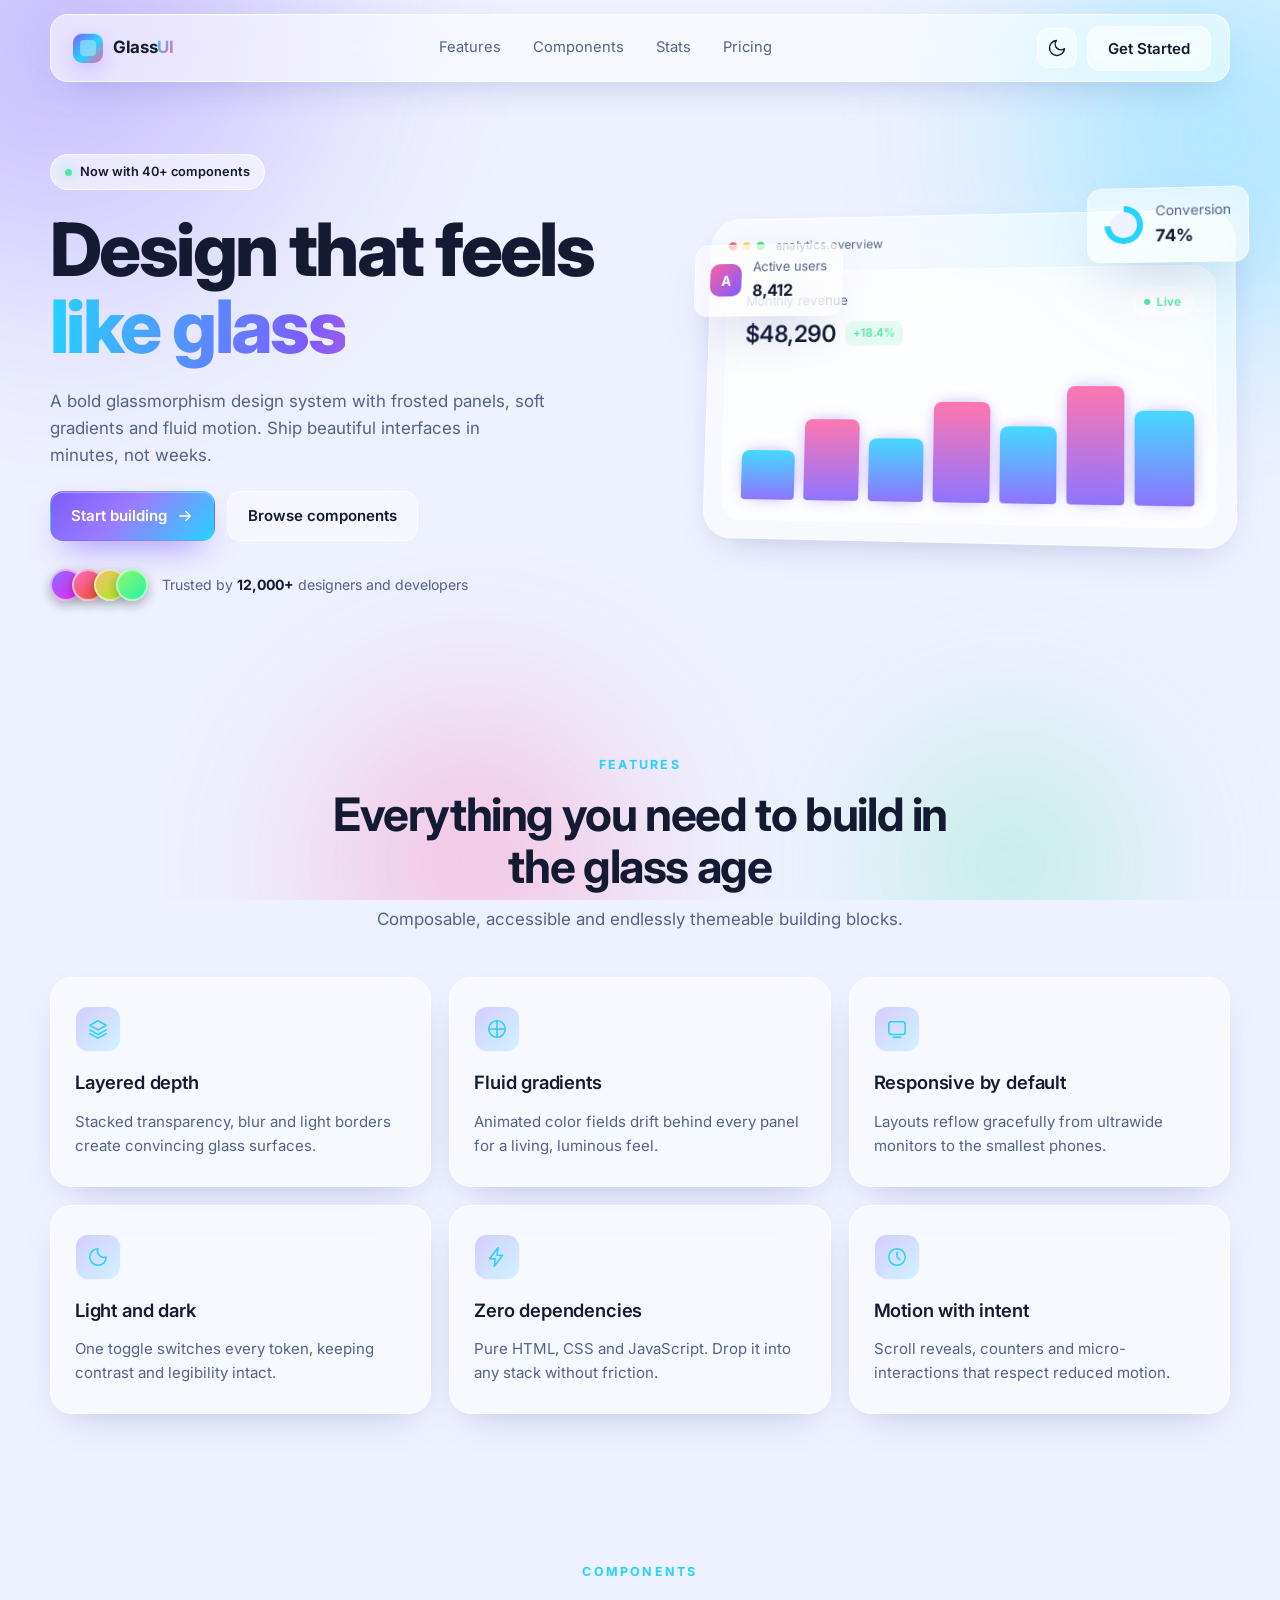
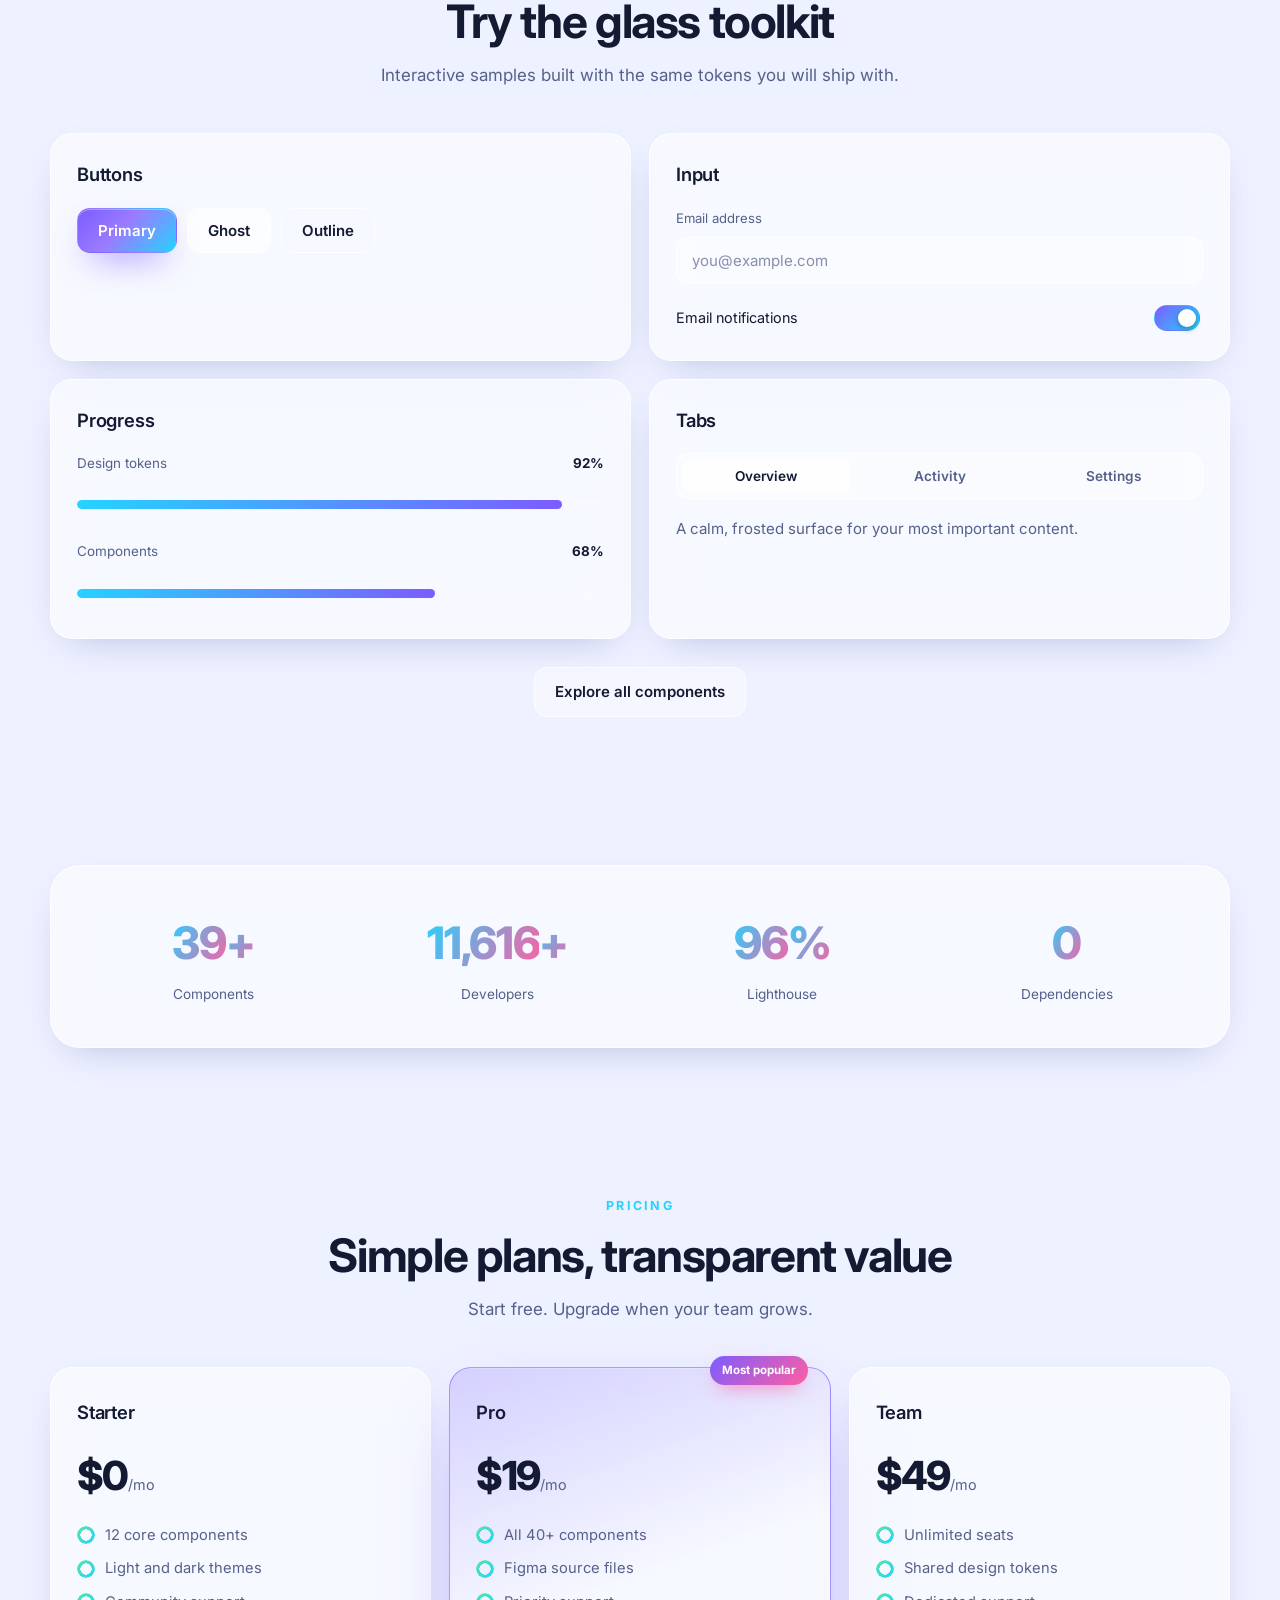
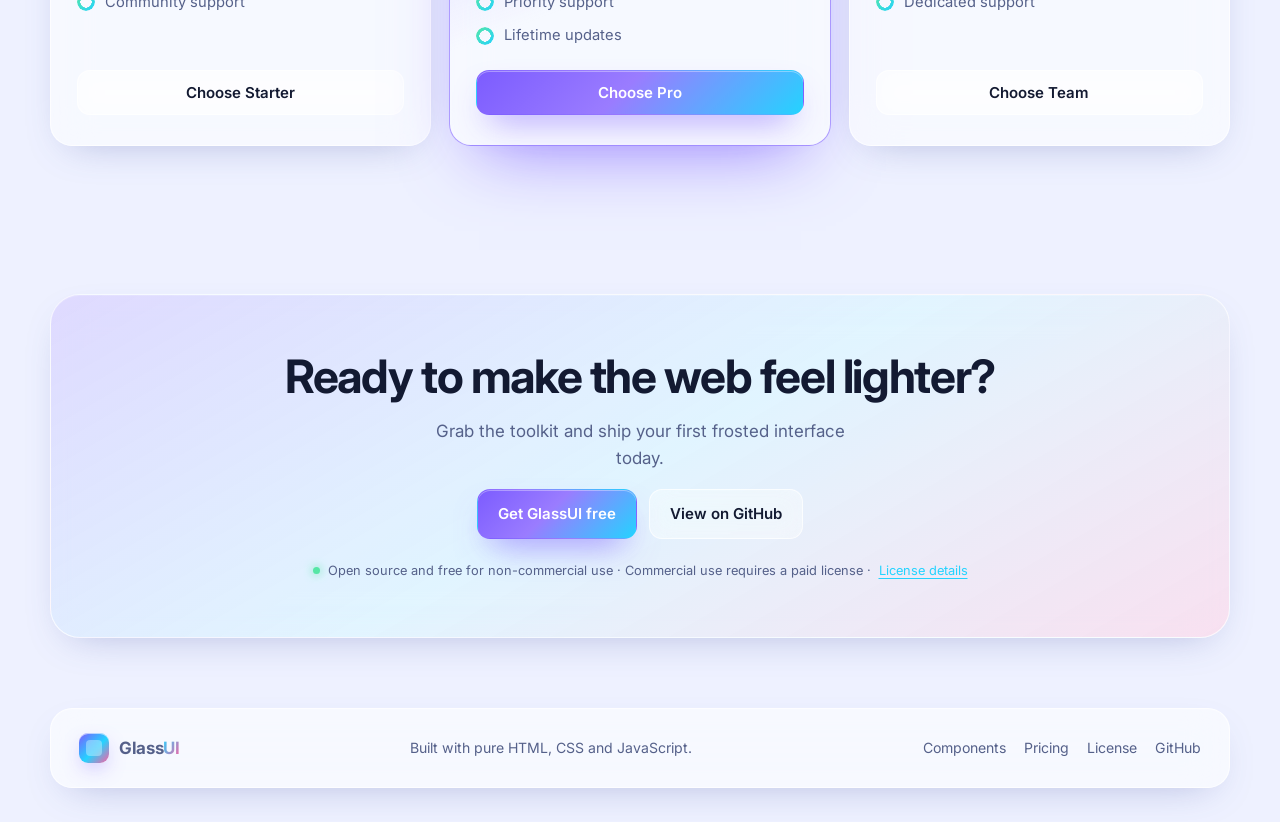
<file: index.html>
<!DOCTYPE html>
<html lang="en" data-theme="dark">
<head>
  <meta charset="UTF-8" />
  <meta name="viewport" content="width=device-width, initial-scale=1.0" />
  <meta name="description" content="GlassUI - a modern glassmorphism design system with frosted glass cards, gradients and smooth motion." />
  <title>GlassUI - Glassmorphism Design System</title>
  <link rel="preconnect" href="https://fonts.googleapis.com" />
  <link rel="preconnect" href="https://fonts.gstatic.com" crossorigin />
  <link href="https://fonts.googleapis.com/css2?family=Inter:wght@300;400;500;600;700;800&display=swap" rel="stylesheet" />
  <link rel="stylesheet" href="style.css" />
</head>
<body>
  <div class="backdrop" aria-hidden="true">
    <span class="blob blob-1"></span>
    <span class="blob blob-2"></span>
    <span class="blob blob-3"></span>
    <span class="blob blob-4"></span>
    <span class="grid-overlay"></span>
  </div>

  <header class="nav glass" id="nav">
    <a class="brand" href="#home">
      <span class="brand-mark"></span>
      <span class="brand-name">Glass<span>UI</span></span>
    </a>
    <nav class="nav-links" id="navLinks">
      <a href="#features">Features</a>
      <a href="components.html">Components</a>
      <a href="#stats">Stats</a>
      <a href="#pricing">Pricing</a>
    </nav>
    <div class="nav-actions">
      <button class="icon-btn" id="themeToggle" aria-label="Toggle color theme">
        <svg class="icon-sun" viewBox="0 0 24 24" width="20" height="20" aria-hidden="true">
          <circle cx="12" cy="12" r="4"></circle>
          <path d="M12 2v2M12 20v2M2 12h2M20 12h2M4.9 4.9l1.4 1.4M17.7 17.7l1.4 1.4M19.1 4.9l-1.4 1.4M6.3 17.7l-1.4 1.4"></path>
        </svg>
        <svg class="icon-moon" viewBox="0 0 24 24" width="20" height="20" aria-hidden="true">
          <path d="M21 12.8A9 9 0 1 1 11.2 3a7 7 0 0 0 9.8 9.8z"></path>
        </svg>
      </button>
      <button class="btn btn-ghost nav-cta" id="navCta">Get Started</button>
      <button class="icon-btn menu-btn" id="menuBtn" aria-label="Open navigation" aria-expanded="false">
        <span></span><span></span><span></span>
      </button>
    </div>
  </header>

  <main>
    <section class="hero" id="home">
      <div class="hero-copy reveal">
        <span class="pill glass">Now with 40+ components</span>
        <h1>Design that feels<br /><span class="gradient-text">like glass</span></h1>
        <p class="lede">
          A bold glassmorphism design system with frosted panels, soft gradients and fluid motion.
          Ship beautiful interfaces in minutes, not weeks.
        </p>
        <div class="hero-actions">
          <button class="btn btn-primary" id="primaryCta">
            Start building
            <svg viewBox="0 0 24 24" width="18" height="18" aria-hidden="true"><path d="M5 12h14M13 6l6 6-6 6"></path></svg>
          </button>
          <a class="btn btn-ghost" href="#components">Browse components</a>
        </div>
        <div class="hero-meta">
          <div class="avatars">
            <span class="avatar" style="--i:0"></span>
            <span class="avatar" style="--i:1"></span>
            <span class="avatar" style="--i:2"></span>
            <span class="avatar" style="--i:3"></span>
          </div>
          <p>Trusted by <strong>12,000+</strong> designers and developers</p>
        </div>
      </div>

      <div class="hero-visual reveal" data-delay="120">
        <div class="showcase glass">
          <div class="showcase-head">
            <div class="dots"><span></span><span></span><span></span></div>
            <span class="showcase-title">analytics.overview</span>
          </div>
          <div class="showcase-card glass-soft">
            <div class="showcase-card-top">
              <div>
                <p class="muted">Monthly revenue</p>
                <h3>$48,290 <span class="up">+18.4%</span></h3>
              </div>
              <span class="chip glass">Live</span>
            </div>
            <div class="bars" aria-hidden="true">
              <span style="--h:38%"></span>
              <span style="--h:62%"></span>
              <span style="--h:48%"></span>
              <span style="--h:76%"></span>
              <span style="--h:58%"></span>
              <span style="--h:88%"></span>
              <span style="--h:70%"></span>
            </div>
          </div>
          <div class="float-card glass" style="--x:-18px; --y:26px">
            <span class="float-icon">A</span>
            <div>
              <p class="muted">Active users</p>
              <strong>8,412</strong>
            </div>
          </div>
          <div class="float-card float-card-alt glass" style="--y:-24px; --right:-14px">
            <div class="ring" style="--p:74"></div>
            <div>
              <p class="muted">Conversion</p>
              <strong>74%</strong>
            </div>
          </div>
        </div>
      </div>
    </section>

    <section class="features" id="features">
      <div class="section-head reveal">
        <span class="eyebrow">Features</span>
        <h2>Everything you need to build in the glass age</h2>
        <p class="lede">Composable, accessible and endlessly themeable building blocks.</p>
      </div>
      <div class="feature-grid">
        <article class="feature-card glass reveal" style="--i:0">
          <span class="feature-icon">
            <svg viewBox="0 0 24 24" width="22" height="22"><path d="M12 3l9 5-9 5-9-5 9-5zM3 13l9 5 9-5M3 17l9 5 9-5"/></svg>
          </span>
          <h3>Layered depth</h3>
          <p>Stacked transparency, blur and light borders create convincing glass surfaces.</p>
        </article>
        <article class="feature-card glass reveal" style="--i:1">
          <span class="feature-icon">
            <svg viewBox="0 0 24 24" width="22" height="22"><path d="M12 3v18M3 12h18"/><circle cx="12" cy="12" r="9"/></svg>
          </span>
          <h3>Fluid gradients</h3>
          <p>Animated color fields drift behind every panel for a living, luminous feel.</p>
        </article>
        <article class="feature-card glass reveal" style="--i:2">
          <span class="feature-icon">
            <svg viewBox="0 0 24 24" width="22" height="22"><rect x="3" y="4" width="18" height="14" rx="3"/><path d="M8 21h8"/></svg>
          </span>
          <h3>Responsive by default</h3>
          <p>Layouts reflow gracefully from ultrawide monitors to the smallest phones.</p>
        </article>
        <article class="feature-card glass reveal" style="--i:3">
          <span class="feature-icon">
            <svg viewBox="0 0 24 24" width="22" height="22"><path d="M12 3a9 9 0 1 0 9 9 7 7 0 0 1-9-9z"/></svg>
          </span>
          <h3>Light and dark</h3>
          <p>One toggle switches every token, keeping contrast and legibility intact.</p>
        </article>
        <article class="feature-card glass reveal" style="--i:4">
          <span class="feature-icon">
            <svg viewBox="0 0 24 24" width="22" height="22"><path d="M13 2L4 14h6l-1 8 9-12h-6l1-8z"/></svg>
          </span>
          <h3>Zero dependencies</h3>
          <p>Pure HTML, CSS and JavaScript. Drop it into any stack without friction.</p>
        </article>
        <article class="feature-card glass reveal" style="--i:5">
          <span class="feature-icon">
            <svg viewBox="0 0 24 24" width="22" height="22"><circle cx="12" cy="12" r="9"/><path d="M12 7v5l3 3"/></svg>
          </span>
          <h3>Motion with intent</h3>
          <p>Scroll reveals, counters and micro-interactions that respect reduced motion.</p>
        </article>
      </div>
    </section>

    <section class="components" id="components">
      <div class="section-head reveal">
        <span class="eyebrow">Components</span>
        <h2>Try the glass toolkit</h2>
        <p class="lede">Interactive samples built with the same tokens you will ship with.</p>
      </div>
      <div class="component-grid">
        <div class="demo-card glass reveal" style="--i:0">
          <h3>Buttons</h3>
          <div class="demo-row">
            <button class="btn btn-primary">Primary</button>
            <button class="btn btn-ghost">Ghost</button>
            <button class="btn btn-outline">Outline</button>
          </div>
        </div>
        <div class="demo-card glass reveal" style="--i:1">
          <h3>Input</h3>
          <label class="field">
            <span>Email address</span>
            <input type="email" placeholder="you@example.com" />
          </label>
          <label class="toggle-row">
            <span>Email notifications</span>
            <input type="checkbox" class="switch" checked />
          </label>
        </div>
        <div class="demo-card glass reveal" style="--i:2">
          <h3>Progress</h3>
          <div class="progress-row">
            <span>Design tokens</span>
            <strong>92%</strong>
          </div>
          <div class="progress"><span style="--p:92%"></span></div>
          <div class="progress-row">
            <span>Components</span>
            <strong>68%</strong>
          </div>
          <div class="progress"><span style="--p:68%"></span></div>
        </div>
        <div class="demo-card glass reveal" style="--i:3">
          <h3>Tabs</h3>
          <div class="tabs" role="tablist">
            <button class="tab active" role="tab" aria-selected="true" data-tab="overview">Overview</button>
            <button class="tab" role="tab" aria-selected="false" data-tab="activity">Activity</button>
            <button class="tab" role="tab" aria-selected="false" data-tab="settings">Settings</button>
          </div>
          <p class="tab-panel" id="tabPanel">A calm, frosted surface for your most important content.</p>
        </div>
      </div>
      <div class="section-foot reveal">
        <a class="btn btn-ghost" href="components.html">Explore all components</a>
      </div>
    </section>

    <section class="stats" id="stats">
      <div class="stats-inner glass reveal">
        <div class="stat">
          <span class="stat-number" data-count="40">0</span><span class="stat-suffix">+</span>
          <p>Components</p>
        </div>
        <div class="stat">
          <span class="stat-number" data-count="12000">0</span><span class="stat-suffix">+</span>
          <p>Developers</p>
        </div>
        <div class="stat">
          <span class="stat-number" data-count="99">0</span><span class="stat-suffix">%</span>
          <p>Lighthouse</p>
        </div>
        <div class="stat">
          <span class="stat-number" data-count="0">0</span>
          <p>Dependencies</p>
        </div>
      </div>
    </section>

    <section class="pricing" id="pricing">
      <div class="section-head reveal">
        <span class="eyebrow">Pricing</span>
        <h2>Simple plans, transparent value</h2>
        <p class="lede">Start free. Upgrade when your team grows.</p>
      </div>
      <div class="price-grid">
        <article class="price-card glass reveal" style="--i:0">
          <h3>Starter</h3>
          <p class="price"><span>$0</span>/mo</p>
          <ul>
            <li>12 core components</li>
            <li>Light and dark themes</li>
            <li>Community support</li>
          </ul>
          <button class="btn btn-ghost">Choose Starter</button>
        </article>
        <article class="price-card glass featured reveal" style="--i:1">
          <span class="badge">Most popular</span>
          <h3>Pro</h3>
          <p class="price"><span>$19</span>/mo</p>
          <ul>
            <li>All 40+ components</li>
            <li>Figma source files</li>
            <li>Priority support</li>
            <li>Lifetime updates</li>
          </ul>
          <button class="btn btn-primary">Choose Pro</button>
        </article>
        <article class="price-card glass reveal" style="--i:2">
          <h3>Team</h3>
          <p class="price"><span>$49</span>/mo</p>
          <ul>
            <li>Unlimited seats</li>
            <li>Shared design tokens</li>
            <li>Dedicated support</li>
          </ul>
          <button class="btn btn-ghost">Choose Team</button>
        </article>
      </div>
    </section>

    <section class="cta reveal">
      <div class="cta-inner glass">
        <h2>Ready to make the web feel lighter?</h2>
        <p class="lede">Grab the toolkit and ship your first frosted interface today.</p>
        <div class="hero-actions center">
          <button class="btn btn-primary" id="ctaButton">Get GlassUI free</button>
          <a class="btn btn-ghost" href="https://github.com/mausamrijall/ui-glassmorphism" target="_blank" rel="noopener noreferrer">View on GitHub</a>
        </div>
        <p class="license-note">
          <span class="license-dot" aria-hidden="true"></span>
          Open source and free for non-commercial use · Commercial use requires a paid license ·
          <a href="COMMERCIAL.md">License details</a>
        </p>
      </div>
    </section>
  </main>

  <footer class="footer glass">
    <div class="footer-brand">
      <span class="brand-mark"></span>
      <span class="brand-name">Glass<span>UI</span></span>
    </div>
    <p>Built with pure HTML, CSS and JavaScript.</p>
    <div class="footer-links">
      <a href="components.html">Components</a>
      <a href="#pricing">Pricing</a>
      <a href="COMMERCIAL.md">License</a>
      <a href="https://github.com/mausamrijall/ui-glassmorphism" target="_blank" rel="noopener noreferrer">GitHub</a>
    </div>
  </footer>

  <div class="toast glass" id="toast" role="status" aria-live="polite"></div>

  <script src="script.js"></script>
</body>
</html>
</file>
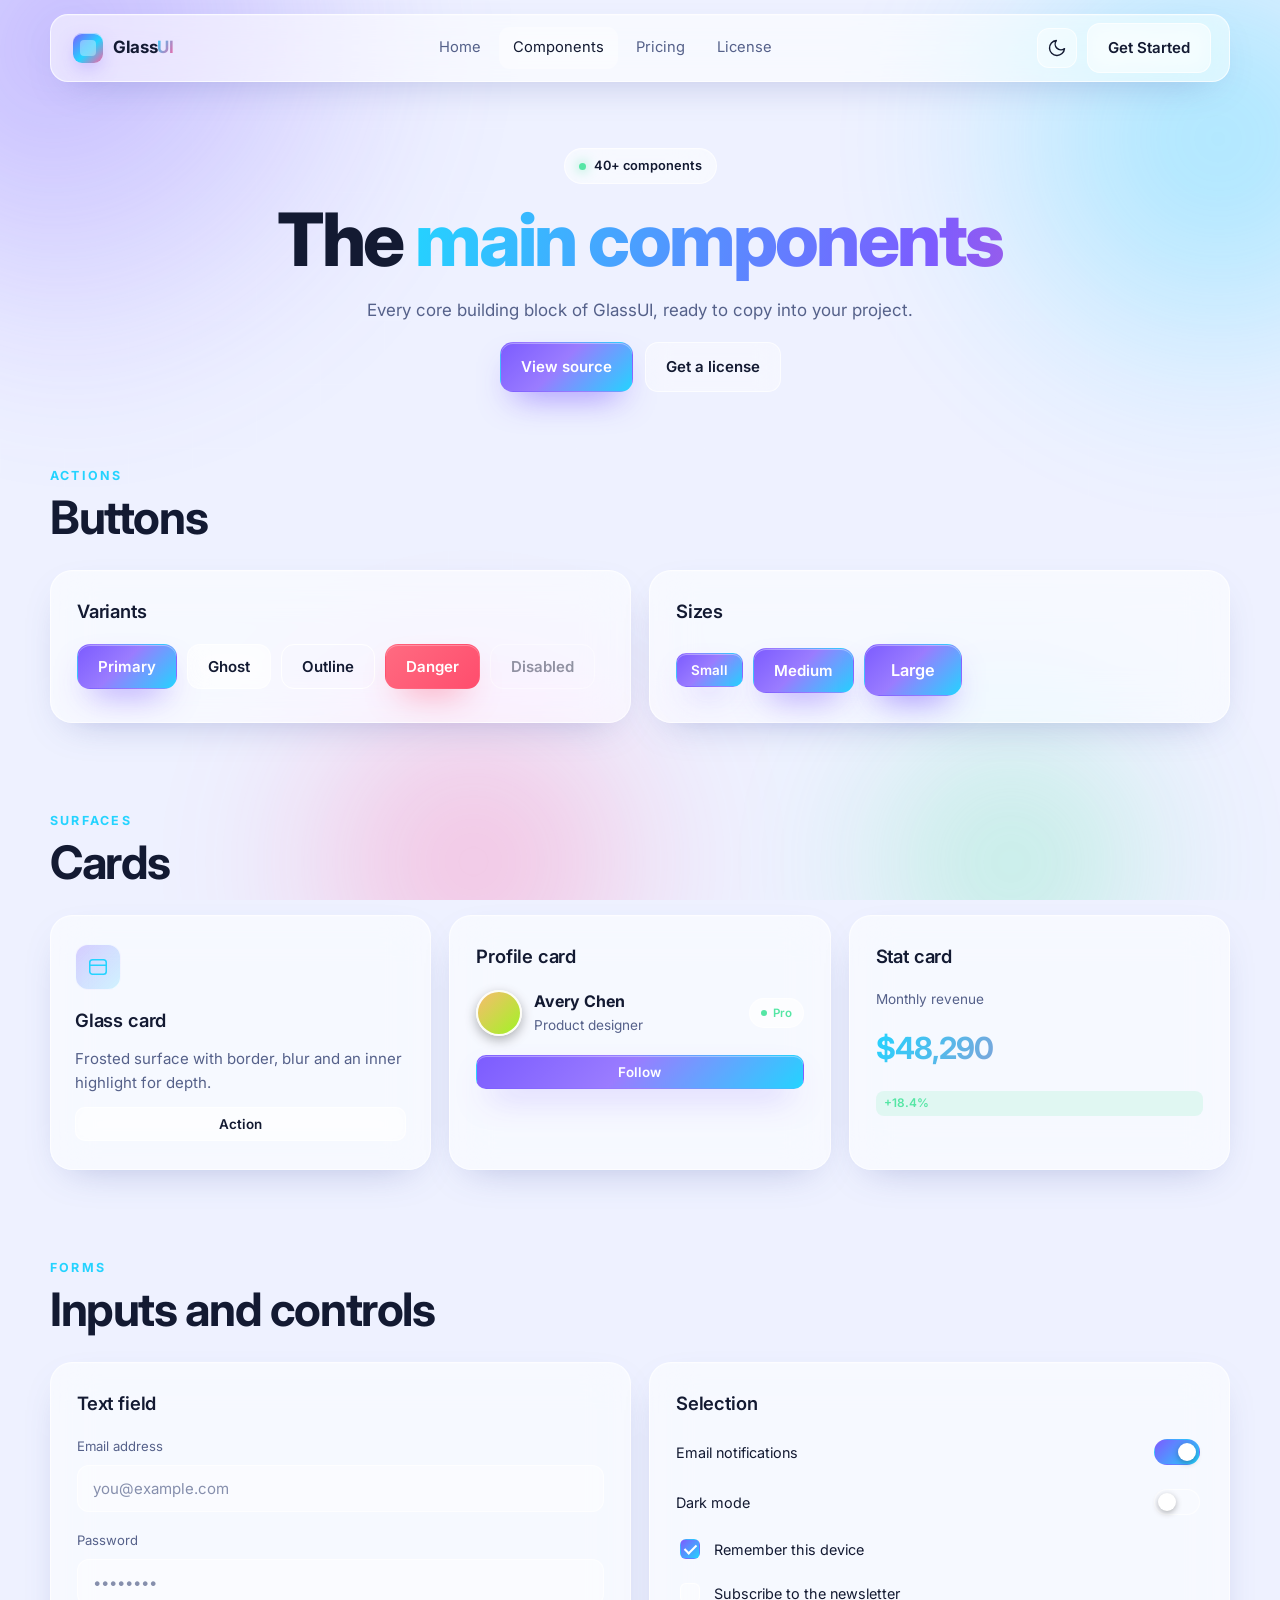
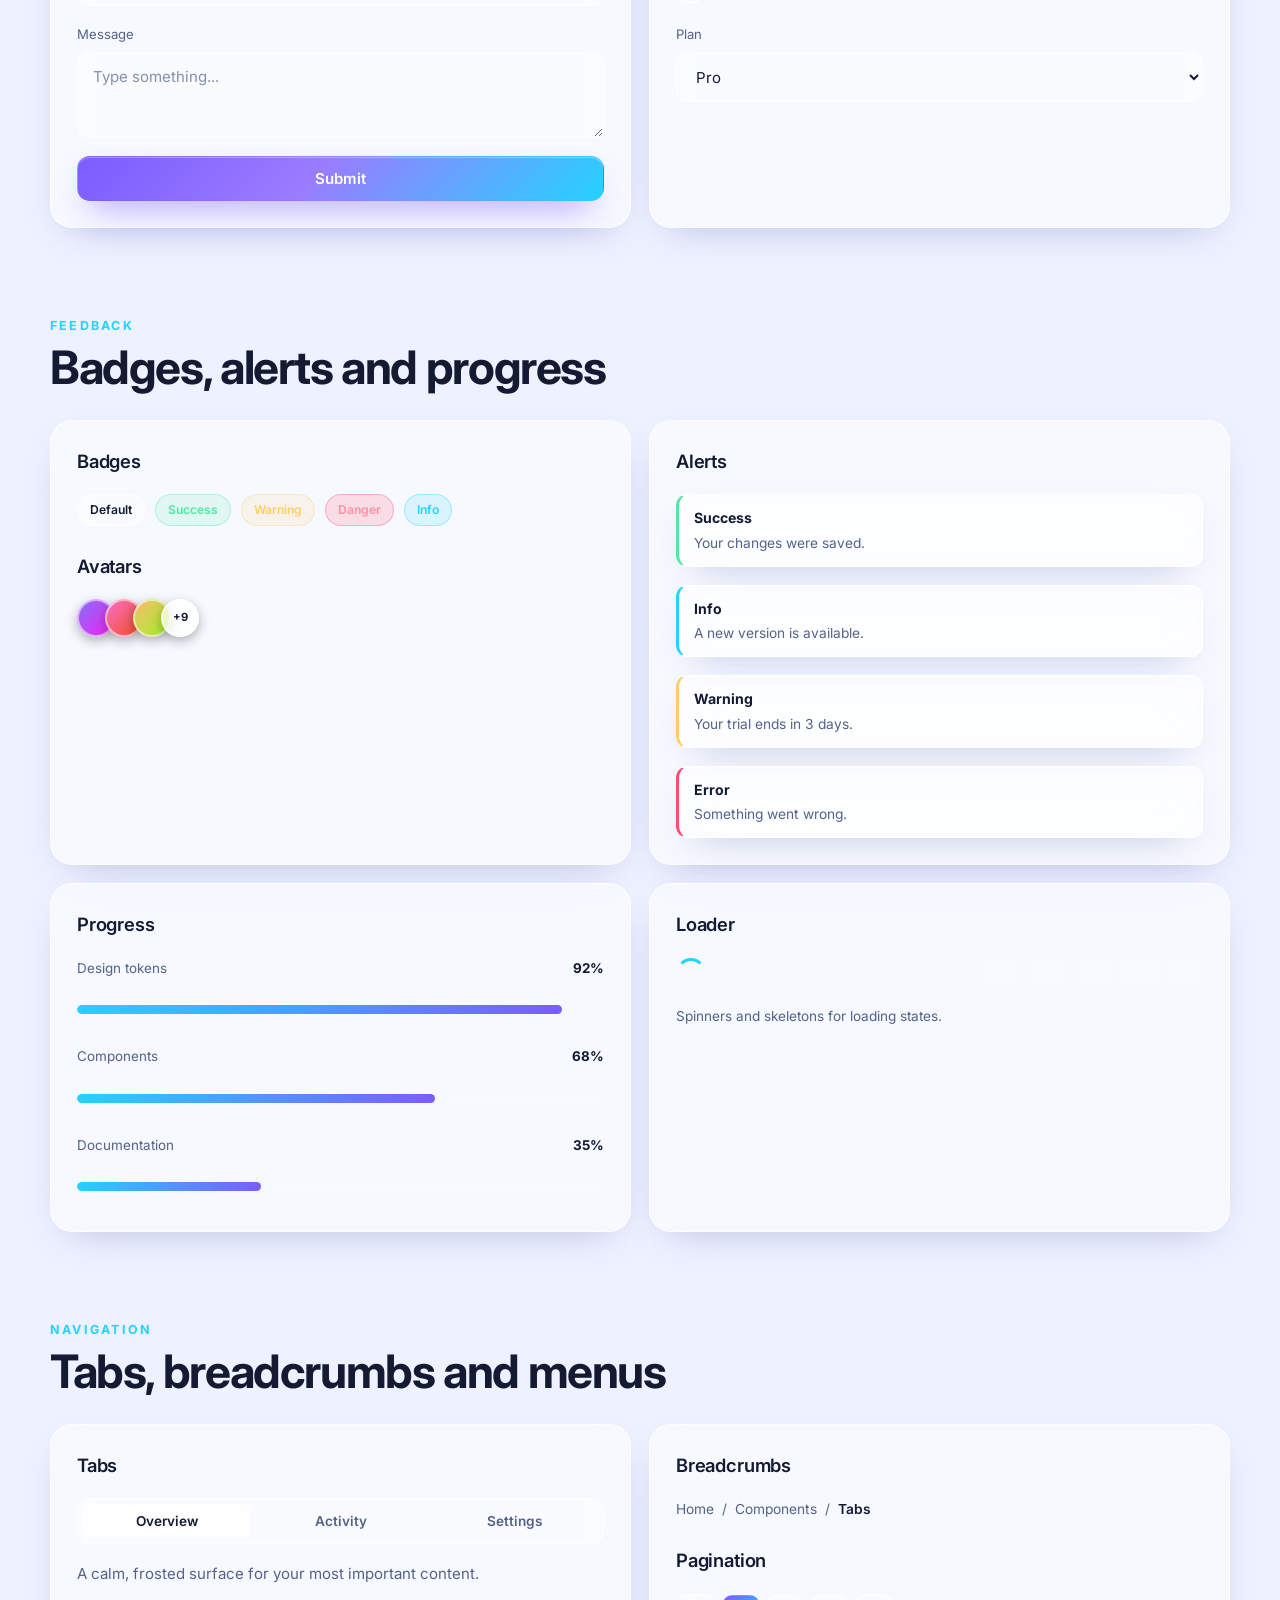
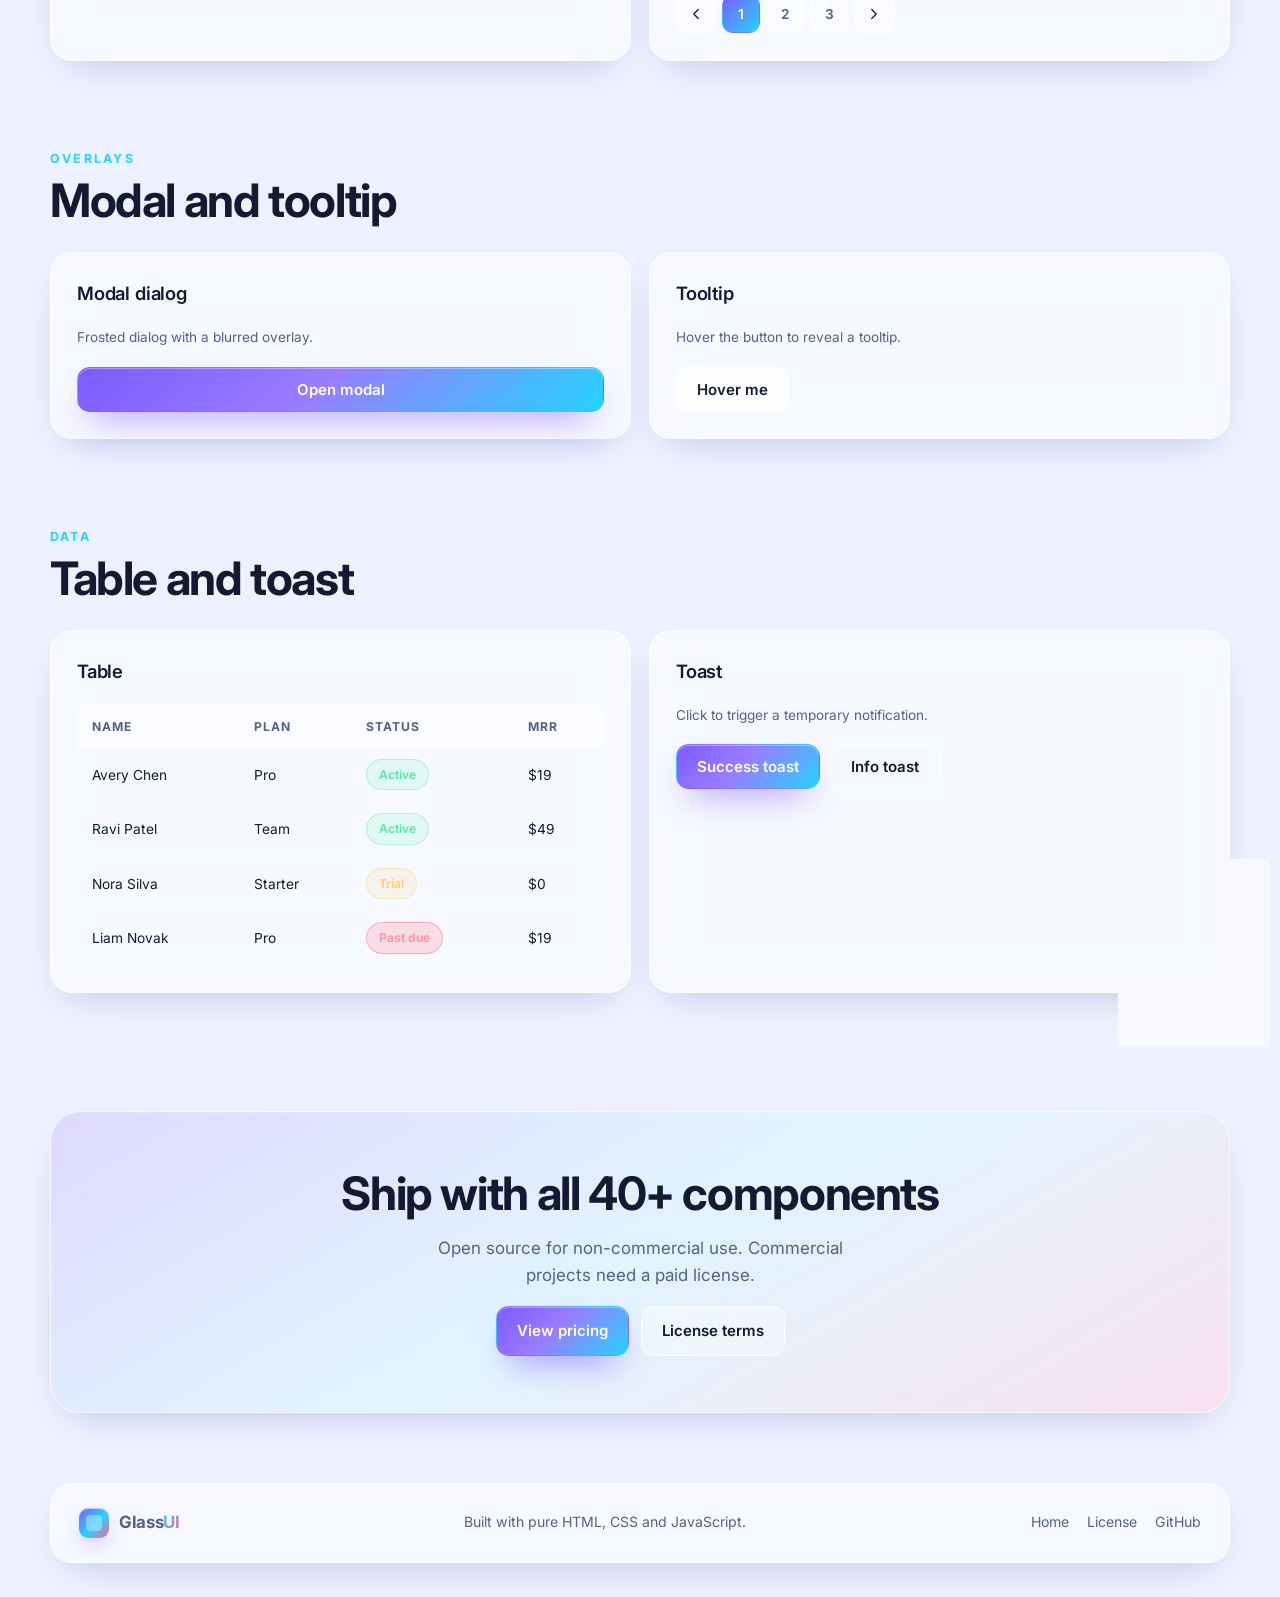
<file: components.html>
<!DOCTYPE html>
<html lang="en" data-theme="dark">
<head>
  <meta charset="UTF-8" />
  <meta name="viewport" content="width=device-width, initial-scale=1.0" />
  <meta name="description" content="GlassUI component library - buttons, cards, inputs, switches, progress, tabs, badges, alerts, modals and more." />
  <title>Components - GlassUI</title>
  <link rel="preconnect" href="https://fonts.googleapis.com" />
  <link rel="preconnect" href="https://fonts.gstatic.com" crossorigin />
  <link href="https://fonts.googleapis.com/css2?family=Inter:wght@300;400;500;600;700;800&display=swap" rel="stylesheet" />
  <link rel="stylesheet" href="style.css" />
</head>
<body>
  <div class="backdrop" aria-hidden="true">
    <span class="blob blob-1"></span>
    <span class="blob blob-2"></span>
    <span class="blob blob-3"></span>
    <span class="blob blob-4"></span>
    <span class="grid-overlay"></span>
  </div>

  <header class="nav glass" id="nav">
    <a class="brand" href="index.html">
      <span class="brand-mark"></span>
      <span class="brand-name">Glass<span>UI</span></span>
    </a>
    <nav class="nav-links" id="navLinks">
      <a href="index.html">Home</a>
      <a href="components.html" class="active">Components</a>
      <a href="index.html#pricing">Pricing</a>
      <a href="COMMERCIAL.md">License</a>
    </nav>
    <div class="nav-actions">
      <button class="icon-btn" id="themeToggle" aria-label="Toggle color theme">
        <svg class="icon-sun" viewBox="0 0 24 24" width="20" height="20" aria-hidden="true">
          <circle cx="12" cy="12" r="4"></circle>
          <path d="M12 2v2M12 20v2M2 12h2M20 12h2M4.9 4.9l1.4 1.4M17.7 17.7l1.4 1.4M19.1 4.9l-1.4 1.4M6.3 17.7l-1.4 1.4"></path>
        </svg>
        <svg class="icon-moon" viewBox="0 0 24 24" width="20" height="20" aria-hidden="true">
          <path d="M21 12.8A9 9 0 1 1 11.2 3a7 7 0 0 0 9.8 9.8z"></path>
        </svg>
      </button>
      <a class="btn btn-ghost nav-cta" href="index.html#pricing">Get Started</a>
      <button class="icon-btn menu-btn" id="menuBtn" aria-label="Open navigation" aria-expanded="false">
        <span></span><span></span><span></span>
      </button>
    </div>
  </header>

  <main>
    <section class="page-head">
      <span class="pill glass reveal">40+ components</span>
      <h1 class="reveal">The <span class="gradient-text">main components</span></h1>
      <p class="lede reveal">Every core building block of GlassUI, ready to copy into your project.</p>
      <div class="hero-actions center reveal">
        <a class="btn btn-primary" href="https://github.com/mausamrijall/ui-glassmorphism" target="_blank" rel="noopener noreferrer">View source</a>
        <a class="btn btn-ghost" href="index.html#pricing">Get a license</a>
      </div>
    </section>

    <section class="component-section">
      <div class="section-head left reveal">
        <span class="eyebrow">Actions</span>
        <h2>Buttons</h2>
      </div>
      <div class="component-grid">
        <div class="demo-card glass reveal">
          <h3>Variants</h3>
          <div class="demo-row">
            <button class="btn btn-primary">Primary</button>
            <button class="btn btn-ghost">Ghost</button>
            <button class="btn btn-outline">Outline</button>
            <button class="btn btn-danger">Danger</button>
            <button class="btn btn-outline" disabled>Disabled</button>
          </div>
        </div>
        <div class="demo-card glass reveal">
          <h3>Sizes</h3>
          <div class="demo-row align-center">
            <button class="btn btn-primary btn-sm">Small</button>
            <button class="btn btn-primary">Medium</button>
            <button class="btn btn-primary btn-lg">Large</button>
          </div>
        </div>
      </div>
    </section>

    <section class="component-section">
      <div class="section-head left reveal">
        <span class="eyebrow">Surfaces</span>
        <h2>Cards</h2>
      </div>
      <div class="component-grid three">
        <article class="feature-card glass reveal">
          <span class="feature-icon">
            <svg viewBox="0 0 24 24" width="22" height="22"><rect x="3" y="4" width="18" height="16" rx="3"/><path d="M3 10h18"/></svg>
          </span>
          <h3>Glass card</h3>
          <p>Frosted surface with border, blur and an inner highlight for depth.</p>
          <button class="btn btn-ghost btn-sm">Action</button>
        </article>
        <article class="demo-card glass reveal">
          <h3>Profile card</h3>
          <div class="profile-row">
            <span class="avatar avatar-lg" style="--i:2"></span>
            <div>
              <strong>Avery Chen</strong>
              <p class="muted">Product designer</p>
            </div>
            <span class="chip glass">Pro</span>
          </div>
          <button class="btn btn-primary btn-sm">Follow</button>
        </article>
        <article class="demo-card glass reveal">
          <h3>Stat card</h3>
          <p class="muted">Monthly revenue</p>
          <h2 class="stat-inline">$48,290</h2>
          <span class="up">+18.4%</span>
        </article>
      </div>
    </section>

    <section class="component-section">
      <div class="section-head left reveal">
        <span class="eyebrow">Forms</span>
        <h2>Inputs and controls</h2>
      </div>
      <div class="component-grid">
        <div class="demo-card glass reveal">
          <h3>Text field</h3>
          <label class="field">
            <span>Email address</span>
            <input type="email" placeholder="you@example.com" />
          </label>
          <label class="field">
            <span>Password</span>
            <input type="password" placeholder="••••••••" />
          </label>
          <label class="field">
            <span>Message</span>
            <textarea rows="3" placeholder="Type something..."></textarea>
          </label>
          <button class="btn btn-primary">Submit</button>
        </div>
        <div class="demo-card glass reveal">
          <h3>Selection</h3>
          <label class="toggle-row">
            <span>Email notifications</span>
            <input type="checkbox" class="switch" checked />
          </label>
          <label class="toggle-row">
            <span>Dark mode</span>
            <input type="checkbox" class="switch" />
          </label>
          <label class="check-row">
            <input type="checkbox" class="check" checked />
            <span>Remember this device</span>
          </label>
          <label class="check-row">
            <input type="checkbox" class="check" />
            <span>Subscribe to the newsletter</span>
          </label>
          <label class="field">
            <span>Plan</span>
            <select>
              <option>Starter</option>
              <option selected>Pro</option>
              <option>Team</option>
            </select>
          </label>
        </div>
      </div>
    </section>

    <section class="component-section">
      <div class="section-head left reveal">
        <span class="eyebrow">Feedback</span>
        <h2>Badges, alerts and progress</h2>
      </div>
      <div class="component-grid">
        <div class="demo-card glass reveal">
          <h3>Badges</h3>
          <div class="demo-row">
            <span class="badge-pill">Default</span>
            <span class="badge-pill success">Success</span>
            <span class="badge-pill warning">Warning</span>
            <span class="badge-pill danger">Danger</span>
            <span class="badge-pill info">Info</span>
          </div>
          <h3 class="mt">Avatars</h3>
          <div class="avatars large">
            <span class="avatar" style="--i:0"></span>
            <span class="avatar" style="--i:1"></span>
            <span class="avatar" style="--i:2"></span>
            <span class="avatar avatar-more">+9</span>
          </div>
        </div>
        <div class="demo-card glass reveal">
          <h3>Alerts</h3>
          <div class="alert glass success"><strong>Success</strong><span>Your changes were saved.</span></div>
          <div class="alert glass info"><strong>Info</strong><span>A new version is available.</span></div>
          <div class="alert glass warning"><strong>Warning</strong><span>Your trial ends in 3 days.</span></div>
          <div class="alert glass danger"><strong>Error</strong><span>Something went wrong.</span></div>
        </div>
        <div class="demo-card glass reveal">
          <h3>Progress</h3>
          <div class="progress-row"><span>Design tokens</span><strong>92%</strong></div>
          <div class="progress"><span style="--p:92%"></span></div>
          <div class="progress-row"><span>Components</span><strong>68%</strong></div>
          <div class="progress"><span style="--p:68%"></span></div>
          <div class="progress-row"><span>Documentation</span><strong>35%</strong></div>
          <div class="progress"><span style="--p:35%"></span></div>
        </div>
        <div class="demo-card glass reveal">
          <h3>Loader</h3>
          <div class="demo-row align-center">
            <span class="spinner" aria-label="Loading"></span>
            <span class="skeleton"></span>
          </div>
          <p class="muted">Spinners and skeletons for loading states.</p>
        </div>
      </div>
    </section>

    <section class="component-section">
      <div class="section-head left reveal">
        <span class="eyebrow">Navigation</span>
        <h2>Tabs, breadcrumbs and menus</h2>
      </div>
      <div class="component-grid">
        <div class="demo-card glass reveal">
          <h3>Tabs</h3>
          <div class="tabs" role="tablist">
            <button class="tab active" role="tab" aria-selected="true" data-tab="overview">Overview</button>
            <button class="tab" role="tab" aria-selected="false" data-tab="activity">Activity</button>
            <button class="tab" role="tab" aria-selected="false" data-tab="settings">Settings</button>
          </div>
          <p class="tab-panel" id="tabPanel">A calm, frosted surface for your most important content.</p>
        </div>
        <div class="demo-card glass reveal">
          <h3>Breadcrumbs</h3>
          <nav class="breadcrumbs" aria-label="Breadcrumb">
            <a href="index.html">Home</a>
            <span>/</span>
            <a href="components.html">Components</a>
            <span>/</span>
            <strong>Tabs</strong>
          </nav>
          <h3 class="mt">Pagination</h3>
          <div class="pagination">
            <button class="icon-btn" aria-label="Previous page">
              <svg viewBox="0 0 24 24" width="18" height="18"><path d="M15 6l-6 6 6 6"/></svg>
            </button>
            <button class="page active">1</button>
            <button class="page">2</button>
            <button class="page">3</button>
            <button class="icon-btn" aria-label="Next page">
              <svg viewBox="0 0 24 24" width="18" height="18"><path d="M9 6l6 6-6 6"/></svg>
            </button>
          </div>
        </div>
      </div>
    </section>

    <section class="component-section">
      <div class="section-head left reveal">
        <span class="eyebrow">Overlays</span>
        <h2>Modal and tooltip</h2>
      </div>
      <div class="component-grid">
        <div class="demo-card glass reveal">
          <h3>Modal dialog</h3>
          <p class="muted">Frosted dialog with a blurred overlay.</p>
          <button class="btn btn-primary" id="openModal">Open modal</button>
        </div>
        <div class="demo-card glass reveal">
          <h3>Tooltip</h3>
          <p class="muted">Hover the button to reveal a tooltip.</p>
          <span class="tooltip-wrap">
            <button class="btn btn-ghost" aria-describedby="tip">Hover me</button>
            <span class="tooltip glass" role="tooltip" id="tip">Copied to clipboard</span>
          </span>
        </div>
      </div>
    </section>

    <section class="component-section">
      <div class="section-head left reveal">
        <span class="eyebrow">Data</span>
        <h2>Table and toast</h2>
      </div>
      <div class="component-grid">
        <div class="demo-card glass reveal">
          <h3>Table</h3>
          <div class="table-wrap">
            <table>
              <thead>
                <tr><th>Name</th><th>Plan</th><th>Status</th><th>MRR</th></tr>
              </thead>
              <tbody>
                <tr><td>Avery Chen</td><td>Pro</td><td><span class="badge-pill success">Active</span></td><td>$19</td></tr>
                <tr><td>Ravi Patel</td><td>Team</td><td><span class="badge-pill success">Active</span></td><td>$49</td></tr>
                <tr><td>Nora Silva</td><td>Starter</td><td><span class="badge-pill warning">Trial</span></td><td>$0</td></tr>
                <tr><td>Liam Novak</td><td>Pro</td><td><span class="badge-pill danger">Past due</span></td><td>$19</td></tr>
              </tbody>
            </table>
          </div>
        </div>
        <div class="demo-card glass reveal">
          <h3>Toast</h3>
          <p class="muted">Click to trigger a temporary notification.</p>
          <div class="demo-row">
            <button class="btn btn-primary" data-toast="Saved successfully">Success toast</button>
            <button class="btn btn-outline" data-toast="Something needs attention">Info toast</button>
          </div>
        </div>
      </div>
    </section>

    <section class="cta reveal">
      <div class="cta-inner glass">
        <h2>Ship with all 40+ components</h2>
        <p class="lede">Open source for non-commercial use. Commercial projects need a paid license.</p>
        <div class="hero-actions center">
          <a class="btn btn-primary" href="index.html#pricing">View pricing</a>
          <a class="btn btn-ghost" href="COMMERCIAL.md">License terms</a>
        </div>
      </div>
    </section>
  </main>

  <footer class="footer glass">
    <div class="footer-brand">
      <span class="brand-mark"></span>
      <span class="brand-name">Glass<span>UI</span></span>
    </div>
    <p>Built with pure HTML, CSS and JavaScript.</p>
    <div class="footer-links">
      <a href="index.html">Home</a>
      <a href="COMMERCIAL.md">License</a>
      <a href="https://github.com/mausamrijall/ui-glassmorphism" target="_blank" rel="noopener noreferrer">GitHub</a>
    </div>
  </footer>

  <div class="modal-overlay" id="modalOverlay" hidden>
    <div class="modal glass" role="dialog" aria-modal="true" aria-labelledby="modalTitle">
      <div class="modal-head">
        <h3 id="modalTitle">Delete project?</h3>
        <button class="icon-btn" id="closeModal" aria-label="Close dialog">
          <svg viewBox="0 0 24 24" width="18" height="18"><path d="M6 6l12 12M18 6L6 18"/></svg>
        </button>
      </div>
      <p class="muted">This action cannot be undone. The project and all its data will be permanently removed.</p>
      <div class="modal-actions">
        <button class="btn btn-ghost" id="cancelModal">Cancel</button>
        <button class="btn btn-danger" id="confirmModal">Delete</button>
      </div>
    </div>
  </div>

  <div class="toast glass" id="toast" role="status" aria-live="polite"></div>

  <script src="components.js"></script>
</body>
</html>
</file>
<file: style.css>
:root {
  --font: "Inter", system-ui, -apple-system, "Segoe UI", Roboto, sans-serif;
  --radius: 22px;
  --radius-sm: 14px;
  --radius-lg: 30px;

  --bg: #070b18;
  --bg-2: #0d1226;
  --text: #eef2ff;
  --muted: #a2accc;
  --border: rgba(255, 255, 255, 0.14);
  --border-strong: rgba(255, 255, 255, 0.26);

  --glass-bg: rgba(255, 255, 255, 0.07);
  --glass-bg-strong: rgba(255, 255, 255, 0.12);
  --glass-soft: rgba(255, 255, 255, 0.045);

  --accent: #7c5cff;
  --accent-2: #24d3ff;
  --accent-3: #ff5fa2;
  --accent-4: #55e6a5;

  --shadow: 0 24px 60px -20px rgba(4, 8, 24, 0.85);
  --shadow-soft: 0 14px 40px -18px rgba(4, 8, 24, 0.7);
  --blur: 22px;

  --nav-h: 68px;
  --ease: cubic-bezier(0.22, 1, 0.36, 1);
}

[data-theme="light"] {
  --bg: #eef1ff;
  --bg-2: #dfe5ff;
  --text: #131a32;
  --muted: #55618a;
  --border: rgba(255, 255, 255, 0.7);
  --border-strong: rgba(255, 255, 255, 0.95);

  --glass-bg: rgba(255, 255, 255, 0.55);
  --glass-bg-strong: rgba(255, 255, 255, 0.72);
  --glass-soft: rgba(255, 255, 255, 0.4);

  --shadow: 0 24px 60px -24px rgba(64, 80, 160, 0.45);
  --shadow-soft: 0 14px 40px -20px rgba(64, 80, 160, 0.4);
}

* {
  box-sizing: border-box;
}

html {
  scroll-behavior: smooth;
  scroll-padding-top: calc(var(--nav-h) + 20px);
}

body {
  margin: 0;
  min-height: 100vh;
  font-family: var(--font);
  color: var(--text);
  background: radial-gradient(1200px 700px at 15% -10%, var(--bg-2), var(--bg) 55%);
  overflow-x: hidden;
  line-height: 1.6;
  -webkit-font-smoothing: antialiased;
  transition: background 0.5s var(--ease), color 0.4s var(--ease);
}

::selection {
  background: rgba(124, 92, 255, 0.4);
}

a {
  color: inherit;
  text-decoration: none;
}

button {
  font-family: inherit;
}

h1, h2, h3, p {
  margin: 0;
}

h1 {
  font-size: clamp(2.6rem, 6vw, 4.6rem);
  line-height: 1.04;
  letter-spacing: -0.035em;
  font-weight: 800;
}

h2 {
  font-size: clamp(1.9rem, 3.6vw, 3rem);
  line-height: 1.12;
  letter-spacing: -0.03em;
  font-weight: 700;
}

h3 {
  font-size: 1.15rem;
  font-weight: 600;
  letter-spacing: -0.01em;
}

.muted {
  color: var(--muted);
  font-size: 0.85rem;
}

.lede {
  color: var(--muted);
  font-size: 1.06rem;
}

/* ---------- Animated backdrop ---------- */
.backdrop {
  position: fixed;
  inset: 0;
  z-index: -1;
  overflow: hidden;
  pointer-events: none;
}

.blob {
  position: absolute;
  border-radius: 50%;
  filter: blur(70px);
  opacity: 0.62;
  animation: drift 22s ease-in-out infinite alternate;
}

.blob-1 {
  width: 46vw;
  height: 46vw;
  left: -10vw;
  top: -12vw;
  background: radial-gradient(circle at 30% 30%, #7c5cff, transparent 68%);
}

.blob-2 {
  width: 42vw;
  height: 42vw;
  right: -12vw;
  top: -6vw;
  background: radial-gradient(circle at 60% 40%, #24d3ff, transparent 66%);
  animation-delay: -6s;
}

.blob-3 {
  width: 38vw;
  height: 38vw;
  left: 18vw;
  bottom: -16vw;
  background: radial-gradient(circle at 50% 50%, #ff5fa2, transparent 66%);
  animation-delay: -12s;
}

.blob-4 {
  width: 30vw;
  height: 30vw;
  right: 6vw;
  bottom: -12vw;
  background: radial-gradient(circle at 50% 50%, #55e6a5, transparent 68%);
  animation-delay: -3s;
  opacity: 0.42;
}

.grid-overlay {
  position: absolute;
  inset: 0;
  background-image:
    linear-gradient(rgba(255, 255, 255, 0.035) 1px, transparent 1px),
    linear-gradient(90deg, rgba(255, 255, 255, 0.035) 1px, transparent 1px);
  background-size: 64px 64px;
  mask-image: radial-gradient(circle at 50% 30%, #000 20%, transparent 78%);
  -webkit-mask-image: radial-gradient(circle at 50% 30%, #000 20%, transparent 78%);
}

[data-theme="light"] .blob {
  opacity: 0.4;
}

@keyframes drift {
  0% { transform: translate3d(0, 0, 0) scale(1); }
  50% { transform: translate3d(4vw, 3vh, 0) scale(1.08); }
  100% { transform: translate3d(-3vw, -2vh, 0) scale(0.96); }
}

/* ---------- Glass primitive ---------- */
.glass {
  background: var(--glass-bg);
  border: 1px solid var(--border);
  backdrop-filter: blur(var(--blur)) saturate(160%);
  -webkit-backdrop-filter: blur(var(--blur)) saturate(160%);
  box-shadow: var(--shadow-soft), inset 0 1px 0 rgba(255, 255, 255, 0.16);
}

.glass-soft {
  background: var(--glass-soft);
  border: 1px solid var(--border);
  backdrop-filter: blur(14px);
  -webkit-backdrop-filter: blur(14px);
}

/* ---------- Nav ---------- */
.nav {
  position: fixed;
  top: 14px;
  left: 50%;
  transform: translateX(-50%);
  width: min(1180px, calc(100% - 32px));
  height: var(--nav-h);
  padding: 0 18px 0 22px;
  border-radius: 18px;
  display: flex;
  align-items: center;
  justify-content: space-between;
  gap: 18px;
  z-index: 50;
  transition: background 0.4s var(--ease), box-shadow 0.4s var(--ease);
}

.nav.scrolled {
  background: var(--glass-bg-strong);
  box-shadow: var(--shadow);
}

.brand,
.footer-brand {
  display: inline-flex;
  align-items: center;
  gap: 10px;
  font-weight: 700;
  font-size: 1.06rem;
  letter-spacing: -0.02em;
}

.brand-mark {
  width: 30px;
  height: 30px;
  border-radius: 9px;
  background: linear-gradient(135deg, var(--accent), var(--accent-2) 55%, var(--accent-3));
  box-shadow: 0 8px 22px -8px rgba(124, 92, 255, 0.9), inset 0 1px 0 rgba(255, 255, 255, 0.6);
  position: relative;
}

.brand-mark::after {
  content: "";
  position: absolute;
  inset: 7px;
  border-radius: 4px;
  background: rgba(255, 255, 255, 0.35);
  backdrop-filter: blur(4px);
}

.brand-name span {
  background: linear-gradient(120deg, var(--accent-2), var(--accent-3));
  -webkit-background-clip: text;
  background-clip: text;
  color: transparent;
}

.nav-links {
  display: flex;
  align-items: center;
  gap: 4px;
}

.nav-links a {
  padding: 9px 14px;
  border-radius: 11px;
  font-size: 0.92rem;
  color: var(--muted);
  transition: color 0.25s, background 0.25s;
}

.nav-links a:hover {
  color: var(--text);
  background: var(--glass-soft);
}

.nav-actions {
  display: flex;
  align-items: center;
  gap: 10px;
}

.icon-btn {
  width: 40px;
  height: 40px;
  display: inline-grid;
  place-items: center;
  border-radius: 12px;
  border: 1px solid var(--border);
  background: var(--glass-soft);
  color: var(--text);
  cursor: pointer;
  transition: transform 0.25s var(--ease), background 0.25s, border-color 0.25s;
}

.icon-btn:hover {
  transform: translateY(-2px);
  background: var(--glass-bg-strong);
  border-color: var(--border-strong);
}

.icon-btn svg {
  fill: none;
  stroke: currentColor;
  stroke-width: 1.7;
  stroke-linecap: round;
  stroke-linejoin: round;
}

.icon-moon { display: none; }

[data-theme="light"] .icon-sun { display: none; }
[data-theme="light"] .icon-moon { display: block; }

.menu-btn {
  display: none;
  flex-direction: column;
  gap: 4px;
}

.menu-btn span {
  width: 16px;
  height: 2px;
  border-radius: 2px;
  background: currentColor;
  transition: transform 0.3s var(--ease), opacity 0.3s;
}

.menu-btn[aria-expanded="true"] span:nth-child(1) { transform: translateY(6px) rotate(45deg); }
.menu-btn[aria-expanded="true"] span:nth-child(2) { opacity: 0; }
.menu-btn[aria-expanded="true"] span:nth-child(3) { transform: translateY(-6px) rotate(-45deg); }

/* ---------- Buttons ---------- */
.btn {
  display: inline-flex;
  align-items: center;
  justify-content: center;
  gap: 9px;
  padding: 12px 20px;
  border-radius: 13px;
  font-size: 0.94rem;
  font-weight: 600;
  border: 1px solid transparent;
  cursor: pointer;
  transition: transform 0.25s var(--ease), box-shadow 0.3s, background 0.3s, border-color 0.3s;
  white-space: nowrap;
}

.btn svg {
  fill: none;
  stroke: currentColor;
  stroke-width: 1.8;
  stroke-linecap: round;
  stroke-linejoin: round;
  transition: transform 0.3s var(--ease);
}

.btn:hover svg { transform: translateX(3px); }

.btn-primary {
  color: #fff;
  background: linear-gradient(135deg, var(--accent), #9a7cff 45%, var(--accent-2));
  box-shadow: 0 16px 34px -14px rgba(124, 92, 255, 0.85), inset 0 1px 0 rgba(255, 255, 255, 0.35);
}

.btn-primary:hover {
  transform: translateY(-2px);
  box-shadow: 0 22px 44px -14px rgba(124, 92, 255, 0.95), inset 0 1px 0 rgba(255, 255, 255, 0.4);
}

.btn-ghost {
  color: var(--text);
  background: var(--glass-soft);
  border-color: var(--border);
  backdrop-filter: blur(12px);
  -webkit-backdrop-filter: blur(12px);
}

.btn-ghost:hover {
  transform: translateY(-2px);
  background: var(--glass-bg-strong);
  border-color: var(--border-strong);
}

.btn-outline {
  color: var(--text);
  background: transparent;
  border-color: var(--border-strong);
}

.btn-outline:hover {
  transform: translateY(-2px);
  background: var(--glass-soft);
}

.btn:active { transform: translateY(0) scale(0.98); }

/* ---------- Layout ---------- */
main {
  width: min(1180px, calc(100% - 40px));
  margin: 0 auto;
  padding-top: calc(var(--nav-h) + 40px);
}

section {
  padding: 74px 0;
}

.section-head {
  max-width: 640px;
  margin: 0 auto 44px;
  text-align: center;
  display: flex;
  flex-direction: column;
  gap: 14px;
  align-items: center;
}

.eyebrow {
  font-size: 0.78rem;
  letter-spacing: 0.18em;
  text-transform: uppercase;
  color: var(--accent-2);
  font-weight: 700;
}

.pill {
  display: inline-flex;
  align-items: center;
  gap: 8px;
  padding: 7px 14px;
  border-radius: 999px;
  font-size: 0.8rem;
  font-weight: 600;
  color: var(--text);
  width: fit-content;
}

.pill::before {
  content: "";
  width: 7px;
  height: 7px;
  border-radius: 50%;
  background: var(--accent-4);
  box-shadow: 0 0 12px var(--accent-4);
}

/* ---------- Hero ---------- */
.hero {
  display: grid;
  grid-template-columns: 1.05fr 0.95fr;
  gap: 54px;
  align-items: center;
  padding: 46px 0 80px;
}

.hero-copy {
  display: flex;
  flex-direction: column;
  gap: 22px;
  align-items: flex-start;
}

.gradient-text {
  background: linear-gradient(100deg, var(--accent-2), var(--accent) 40%, var(--accent-3) 70%, var(--accent-4));
  background-size: 220% 100%;
  -webkit-background-clip: text;
  background-clip: text;
  color: transparent;
  animation: slide 9s ease-in-out infinite alternate;
}

@keyframes slide {
  from { background-position: 0% 50%; }
  to { background-position: 100% 50%; }
}

.hero-copy .lede { max-width: 500px; }

.hero-actions {
  display: flex;
  flex-wrap: wrap;
  gap: 12px;
}

.hero-actions.center { justify-content: center; }

.hero-meta {
  display: flex;
  align-items: center;
  gap: 14px;
  margin-top: 6px;
  font-size: 0.88rem;
  color: var(--muted);
}

.hero-meta strong { color: var(--text); }

.avatars { display: flex; }

.avatar {
  width: 32px;
  height: 32px;
  border-radius: 50%;
  border: 2px solid rgba(255, 255, 255, 0.55);
  margin-left: -10px;
  box-shadow: 0 4px 12px rgba(0, 0, 0, 0.3);
  background: linear-gradient(135deg, hsl(calc(var(--i) * 72 + 250) 90% 70%), hsl(calc(var(--i) * 72 + 300) 90% 55%));
}

.avatar:first-child { margin-left: 0; }

/* Hero visual */
.hero-visual {
  position: relative;
  perspective: 1200px;
}

.showcase {
  position: relative;
  border-radius: var(--radius-lg);
  padding: 18px;
  display: flex;
  flex-direction: column;
  gap: 16px;
  transform: rotateY(-9deg) rotateX(5deg);
  transform-style: preserve-3d;
  transition: transform 0.6s var(--ease);
}

.showcase:hover {
  transform: rotateY(-3deg) rotateX(2deg);
}

.showcase-head {
  display: flex;
  align-items: center;
  gap: 12px;
  font-size: 0.78rem;
  color: var(--muted);
  letter-spacing: 0.02em;
}

.dots { display: flex; gap: 6px; }

.dots span {
  width: 9px;
  height: 9px;
  border-radius: 50%;
  background: rgba(255, 255, 255, 0.22);
}

.dots span:nth-child(1) { background: #ff6b6b; }
.dots span:nth-child(2) { background: #ffd166; }
.dots span:nth-child(3) { background: #4ade80; }

.showcase-card {
  border-radius: var(--radius);
  padding: 20px;
  display: flex;
  flex-direction: column;
  gap: 18px;
}

.showcase-card-top {
  display: flex;
  align-items: flex-start;
  justify-content: space-between;
  gap: 12px;
}

.showcase-card h3 {
  font-size: 1.5rem;
  margin-top: 4px;
  display: flex;
  align-items: center;
  gap: 10px;
}

.up {
  font-size: 0.74rem;
  color: var(--accent-4);
  background: rgba(85, 230, 165, 0.14);
  padding: 3px 8px;
  border-radius: 8px;
  font-weight: 600;
}

.chip {
  padding: 5px 11px;
  border-radius: 999px;
  font-size: 0.72rem;
  font-weight: 600;
  color: var(--accent-4);
  display: inline-flex;
  align-items: center;
  gap: 6px;
}

.chip::before {
  content: "";
  width: 6px;
  height: 6px;
  border-radius: 50%;
  background: var(--accent-4);
  animation: pulse 1.8s ease-in-out infinite;
}

@keyframes pulse {
  0%, 100% { opacity: 1; transform: scale(1); }
  50% { opacity: 0.4; transform: scale(0.75); }
}

.bars {
  display: flex;
  align-items: flex-end;
  gap: 10px;
  height: 132px;
}

.bars span {
  flex: 1;
  height: var(--h);
  border-radius: 8px 8px 4px 4px;
  background: linear-gradient(180deg, var(--accent-2), var(--accent));
  opacity: 0.85;
  transform-origin: bottom;
  animation: grow 1s var(--ease) backwards;
  animation-delay: calc(var(--h) / 30%);
  box-shadow: 0 0 18px -6px var(--accent);
}

.bars span:nth-child(even) {
  background: linear-gradient(180deg, var(--accent-3), var(--accent));
}

@keyframes grow {
  from { transform: scaleY(0); opacity: 0; }
}

.float-card {
  position: absolute;
  display: flex;
  align-items: center;
  gap: 12px;
  padding: 12px 16px;
  border-radius: var(--radius-sm);
  left: var(--x);
  top: var(--y);
  animation: bob 6s ease-in-out infinite;
  box-shadow: var(--shadow);
}

.float-card-alt {
  left: auto;
  right: var(--right);
  animation-delay: -2s;
}

@keyframes bob {
  0%, 100% { transform: translateY(0); }
  50% { transform: translateY(-10px); }
}

.float-card strong { font-size: 1.05rem; }

.float-icon {
  width: 34px;
  height: 34px;
  display: grid;
  place-items: center;
  border-radius: 10px;
  font-weight: 700;
  font-size: 0.9rem;
  color: #fff;
  background: linear-gradient(135deg, var(--accent-3), var(--accent));
}

.ring {
  --p: 74;
  width: 38px;
  height: 38px;
  border-radius: 50%;
  background: conic-gradient(var(--accent-2) calc(var(--p) * 1%), rgba(255, 255, 255, 0.14) 0);
  display: grid;
  place-items: center;
}

.ring::after {
  content: "";
  width: 26px;
  height: 26px;
  border-radius: 50%;
  background: var(--bg);
}

/* ---------- Feature grid ---------- */
.feature-grid {
  display: grid;
  grid-template-columns: repeat(3, 1fr);
  gap: 18px;
}

.feature-card {
  border-radius: var(--radius);
  padding: 28px 24px;
  display: flex;
  flex-direction: column;
  gap: 12px;
  position: relative;
  overflow: hidden;
  transition: transform 0.4s var(--ease), border-color 0.4s, box-shadow 0.4s;
}

.feature-card::after {
  content: "";
  position: absolute;
  inset: 0;
  border-radius: inherit;
  background: radial-gradient(340px circle at var(--mx, 50%) var(--my, 0%), rgba(255, 255, 255, 0.14), transparent 60%);
  opacity: 0;
  transition: opacity 0.4s;
  pointer-events: none;
}

.feature-card:hover {
  transform: translateY(-6px);
  border-color: var(--border-strong);
  box-shadow: var(--shadow);
}

.feature-card:hover::after { opacity: 1; }

.feature-icon {
  width: 46px;
  height: 46px;
  display: grid;
  place-items: center;
  border-radius: 13px;
  background: linear-gradient(135deg, rgba(124, 92, 255, 0.28), rgba(36, 211, 255, 0.18));
  border: 1px solid var(--border);
  color: var(--accent-2);
  margin-bottom: 4px;
}

.feature-icon svg {
  fill: none;
  stroke: currentColor;
  stroke-width: 1.7;
  stroke-linecap: round;
  stroke-linejoin: round;
}

.feature-card p { color: var(--muted); font-size: 0.94rem; }

/* ---------- Components ---------- */
.component-grid {
  display: grid;
  grid-template-columns: repeat(2, 1fr);
  gap: 18px;
}

.demo-card {
  border-radius: var(--radius);
  padding: 26px;
  display: flex;
  flex-direction: column;
  gap: 18px;
}

.demo-row {
  display: flex;
  flex-wrap: wrap;
  gap: 10px;
}

.field {
  display: flex;
  flex-direction: column;
  gap: 8px;
  font-size: 0.82rem;
  color: var(--muted);
}

.field input {
  padding: 13px 15px;
  border-radius: 12px;
  border: 1px solid var(--border);
  background: var(--glass-soft);
  color: var(--text);
  font-family: inherit;
  font-size: 0.94rem;
  outline: none;
  transition: border-color 0.25s, box-shadow 0.25s, background 0.25s;
}

.field input::placeholder { color: var(--muted); opacity: 0.7; }

.field input:focus {
  border-color: rgba(124, 92, 255, 0.75);
  box-shadow: 0 0 0 4px rgba(124, 92, 255, 0.18);
  background: var(--glass-bg-strong);
}

.toggle-row {
  display: flex;
  align-items: center;
  justify-content: space-between;
  font-size: 0.9rem;
}

.switch {
  appearance: none;
  width: 46px;
  height: 26px;
  border-radius: 999px;
  background: rgba(255, 255, 255, 0.16);
  border: 1px solid var(--border);
  position: relative;
  cursor: pointer;
  transition: background 0.3s;
}

.switch::after {
  content: "";
  position: absolute;
  top: 3px;
  left: 3px;
  width: 18px;
  height: 18px;
  border-radius: 50%;
  background: #fff;
  box-shadow: 0 2px 6px rgba(0, 0, 0, 0.3);
  transition: transform 0.3s var(--ease);
}

.switch:checked {
  background: linear-gradient(135deg, var(--accent), var(--accent-2));
  border-color: transparent;
}

.switch:checked::after { transform: translateX(20px); }

.progress-row {
  display: flex;
  justify-content: space-between;
  font-size: 0.84rem;
  color: var(--muted);
  margin-bottom: 8px;
}

.progress-row strong { color: var(--text); }

.progress {
  height: 9px;
  border-radius: 999px;
  background: rgba(255, 255, 255, 0.12);
  overflow: hidden;
  margin-bottom: 14px;
}

.progress span {
  display: block;
  height: 100%;
  width: var(--p);
  border-radius: inherit;
  background: linear-gradient(90deg, var(--accent-2), var(--accent));
  box-shadow: 0 0 16px -4px var(--accent);
  animation: fill 1.4s var(--ease) backwards;
}

@keyframes fill {
  from { width: 0; }
}

.tabs {
  display: flex;
  gap: 6px;
  padding: 5px;
  border-radius: 13px;
  background: var(--glass-soft);
  border: 1px solid var(--border);
}

.tab {
  flex: 1;
  padding: 9px 10px;
  border-radius: 9px;
  border: none;
  background: transparent;
  color: var(--muted);
  font-size: 0.85rem;
  font-weight: 600;
  cursor: pointer;
  transition: color 0.25s, background 0.25s, box-shadow 0.25s;
}

.tab.active {
  color: var(--text);
  background: var(--glass-bg-strong);
  box-shadow: var(--shadow-soft);
}

.tab-panel {
  color: var(--muted);
  font-size: 0.94rem;
  min-height: 44px;
}

/* ---------- Stats ---------- */
.stats-inner {
  border-radius: var(--radius-lg);
  padding: 42px 30px;
  display: grid;
  grid-template-columns: repeat(4, 1fr);
  gap: 20px;
  text-align: center;
}

.stat p {
  color: var(--muted);
  font-size: 0.85rem;
  margin-top: 4px;
}

.stat-number,
.stat-suffix {
  font-size: clamp(1.9rem, 4vw, 2.8rem);
  font-weight: 800;
  letter-spacing: -0.03em;
  background: linear-gradient(120deg, var(--accent-2), var(--accent-3));
  -webkit-background-clip: text;
  background-clip: text;
  color: transparent;
}

/* ---------- Pricing ---------- */
.price-grid {
  display: grid;
  grid-template-columns: repeat(3, 1fr);
  gap: 18px;
  align-items: stretch;
}

.price-card {
  border-radius: var(--radius);
  padding: 30px 26px;
  display: flex;
  flex-direction: column;
  gap: 16px;
  position: relative;
  transition: transform 0.4s var(--ease), box-shadow 0.4s;
}

.price-card:hover { transform: translateY(-6px); box-shadow: var(--shadow); }

.price-card .price {
  font-size: 0.9rem;
  color: var(--muted);
}

.price-card .price span {
  font-size: 2.5rem;
  font-weight: 800;
  letter-spacing: -0.04em;
  color: var(--text);
}

.price-card ul {
  list-style: none;
  padding: 0;
  margin: 0;
  display: flex;
  flex-direction: column;
  gap: 10px;
  color: var(--muted);
  font-size: 0.92rem;
  flex: 1;
}

.price-card li {
  display: flex;
  align-items: center;
  gap: 10px;
}

.price-card li::before {
  content: "";
  width: 18px;
  height: 18px;
  flex-shrink: 0;
  border-radius: 50%;
  background:
    linear-gradient(135deg, var(--accent-4), var(--accent-2)) center / 100% 100% no-repeat;
  -webkit-mask: radial-gradient(circle, transparent 44%, #000 45%);
  mask: radial-gradient(circle, transparent 44%, #000 45%);
}

.price-card .btn { margin-top: 6px; }

.featured {
  border-color: rgba(124, 92, 255, 0.6);
  background: linear-gradient(160deg, rgba(124, 92, 255, 0.22), var(--glass-bg) 55%);
  box-shadow: 0 30px 70px -30px rgba(124, 92, 255, 0.8), inset 0 1px 0 rgba(255, 255, 255, 0.2);
}

.badge {
  position: absolute;
  top: -12px;
  right: 22px;
  padding: 5px 12px;
  border-radius: 999px;
  font-size: 0.72rem;
  font-weight: 700;
  color: #fff;
  background: linear-gradient(135deg, var(--accent), var(--accent-3));
  box-shadow: 0 8px 20px -8px rgba(255, 95, 162, 0.9);
}

/* ---------- CTA ---------- */
.cta { padding-bottom: 40px; }

.cta-inner {
  border-radius: var(--radius-lg);
  padding: 56px 30px;
  text-align: center;
  display: flex;
  flex-direction: column;
  align-items: center;
  gap: 16px;
  background:
    linear-gradient(150deg, rgba(124, 92, 255, 0.2), rgba(36, 211, 255, 0.1) 50%, rgba(255, 95, 162, 0.16)),
    var(--glass-bg);
}

.cta-inner .lede { max-width: 460px; }

/* ---------- Footer ---------- */
.footer {
  width: min(1180px, calc(100% - 40px));
  margin: 30px auto 34px;
  border-radius: var(--radius);
  padding: 24px 28px;
  display: flex;
  flex-wrap: wrap;
  align-items: center;
  justify-content: space-between;
  gap: 14px;
  font-size: 0.88rem;
  color: var(--muted);
}

.footer-links {
  display: flex;
  gap: 18px;
}

.footer-links a { transition: color 0.25s; }
.footer-links a:hover { color: var(--text); }

/* ---------- Toast ---------- */
.toast {
  position: fixed;
  left: 50%;
  bottom: 28px;
  transform: translate(-50%, 130%);
  padding: 13px 20px;
  border-radius: 13px;
  font-size: 0.9rem;
  font-weight: 500;
  z-index: 100;
  transition: transform 0.5s var(--ease), opacity 0.4s;
  opacity: 0;
  max-width: calc(100% - 32px);
}

.toast.show {
  transform: translate(-50%, 0);
  opacity: 1;
}

/* ---------- Reveal ---------- */
.reveal {
  opacity: 0;
  transform: translateY(26px);
  transition: opacity 0.8s var(--ease), transform 0.8s var(--ease);
  transition-delay: calc(var(--i, 0) * 70ms + var(--delay, 0) * 1ms);
}

.reveal.in {
  opacity: 1;
  transform: none;
}

/* ---------- Responsive ---------- */
@media (max-width: 980px) {
  .hero {
    grid-template-columns: 1fr;
    gap: 46px;
    padding-top: 26px;
  }

  .hero-visual { max-width: 560px; margin: 0 auto; width: 100%; }

  .showcase { transform: none; }

  .feature-grid { grid-template-columns: repeat(2, 1fr); }

  .stats-inner { grid-template-columns: repeat(2, 1fr); gap: 30px; }
}

@media (max-width: 860px) {
  .nav-links {
    position: absolute;
    top: calc(var(--nav-h) + 8px);
    left: 0;
    right: 0;
    flex-direction: column;
    align-items: stretch;
    gap: 4px;
    padding: 12px;
    border-radius: 16px;
    background: var(--glass-bg-strong);
    border: 1px solid var(--border);
    backdrop-filter: blur(20px);
    -webkit-backdrop-filter: blur(20px);
    box-shadow: var(--shadow);
    opacity: 0;
    visibility: hidden;
    transform: translateY(-10px);
    transition: opacity 0.3s, transform 0.3s var(--ease), visibility 0.3s;
  }

  .nav-links.open {
    opacity: 1;
    visibility: visible;
    transform: none;
  }

  .nav-links a { padding: 12px 14px; }

  .nav-cta { display: none; }

  .menu-btn { display: inline-flex; }

  .component-grid { grid-template-columns: 1fr; }

  .price-grid { grid-template-columns: 1fr; }
}

@media (max-width: 600px) {
  main { width: calc(100% - 28px); }

  section { padding: 56px 0; }

  .feature-grid { grid-template-columns: 1fr; }

  .stats-inner { padding: 32px 20px; }

  .hero-actions .btn { flex: 1; }

  .footer { flex-direction: column; text-align: center; }

  .float-card { scale: 0.9; }

  .float-card-alt { right: -6px; }
}

@media (prefers-reduced-motion: reduce) {
  *,
  *::before,
  *::after {
    animation-duration: 0.001ms !important;
    animation-iteration-count: 1 !important;
    transition-duration: 0.001ms !important;
    scroll-behavior: auto !important;
  }

  .reveal { opacity: 1; transform: none; }
}

/* ---------- License note ---------- */
.license-note {
  display: inline-flex;
  flex-wrap: wrap;
  align-items: center;
  justify-content: center;
  gap: 8px;
  margin-top: 6px;
  font-size: 0.8rem;
  color: var(--muted);
}

.license-note a {
  color: var(--accent-2);
  text-decoration: underline;
  text-underline-offset: 3px;
}

.license-dot {
  width: 7px;
  height: 7px;
  border-radius: 50%;
  background: var(--accent-4);
  box-shadow: 0 0 10px var(--accent-4);
}

/* ---------- Component page layout ---------- */
.page-head {
  text-align: center;
  display: flex;
  flex-direction: column;
  align-items: center;
  gap: 18px;
  padding: 40px 0 30px;
}

.page-head .lede { max-width: 560px; }

.component-section {
  padding: 44px 0;
}

.section-head.left {
  margin: 0 0 26px;
  text-align: left;
  align-items: flex-start;
  max-width: none;
  gap: 6px;
}

.component-grid.three {
  grid-template-columns: repeat(3, 1fr);
}

.nav-links a.active {
  color: var(--text);
  background: var(--glass-soft);
}

.mt { margin-top: 8px; }

.demo-row.align-center { align-items: center; }

/* ---------- Button extras ---------- */
.btn-danger {
  color: #fff;
  background: linear-gradient(135deg, #ff6b81, #ff4d6d);
  box-shadow: 0 16px 34px -16px rgba(255, 77, 109, 0.9), inset 0 1px 0 rgba(255, 255, 255, 0.28);
}

.btn-danger:hover { transform: translateY(-2px); }

.btn-sm { padding: 8px 14px; font-size: 0.84rem; border-radius: 10px; }
.btn-lg { padding: 15px 26px; font-size: 1.02rem; border-radius: 15px; }

.btn:disabled {
  opacity: 0.45;
  cursor: not-allowed;
  transform: none !important;
  box-shadow: none;
}

/* ---------- Form extras ---------- */
.field textarea,
.field select {
  padding: 13px 15px;
  border-radius: 12px;
  border: 1px solid var(--border);
  background: var(--glass-soft);
  color: var(--text);
  font-family: inherit;
  font-size: 0.94rem;
  outline: none;
  resize: vertical;
  transition: border-color 0.25s, box-shadow 0.25s, background 0.25s;
}

.field textarea::placeholder { color: var(--muted); opacity: 0.7; }

.field textarea:focus,
.field select:focus {
  border-color: rgba(124, 92, 255, 0.75);
  box-shadow: 0 0 0 4px rgba(124, 92, 255, 0.18);
  background: var(--glass-bg-strong);
}

.field select option {
  background: var(--bg-2);
  color: var(--text);
}

.check-row {
  display: flex;
  align-items: center;
  gap: 11px;
  font-size: 0.9rem;
  cursor: pointer;
}

.check {
  appearance: none;
  width: 20px;
  height: 20px;
  flex-shrink: 0;
  border-radius: 6px;
  border: 1px solid var(--border-strong);
  background: var(--glass-soft);
  cursor: pointer;
  position: relative;
  transition: background 0.25s, border-color 0.25s;
}

.check:checked {
  background: linear-gradient(135deg, var(--accent), var(--accent-2));
  border-color: transparent;
}

.check:checked::after {
  content: "";
  position: absolute;
  left: 6px;
  top: 2px;
  width: 5px;
  height: 10px;
  border: solid #fff;
  border-width: 0 2px 2px 0;
  transform: rotate(45deg);
}

/* ---------- Cards extras ---------- */
.profile-row {
  display: flex;
  align-items: center;
  gap: 12px;
  flex-wrap: wrap;
}

.profile-row .chip { margin-left: auto; }

.avatar-lg {
  width: 46px;
  height: 46px;
  margin-left: 0;
  border-color: var(--border-strong);
}

.avatars.large .avatar { width: 38px; height: 38px; }

.avatar-more {
  display: grid;
  place-items: center;
  font-size: 0.7rem;
  font-weight: 700;
  color: var(--text);
  background: var(--glass-bg-strong);
}

.stat-inline {
  font-size: 1.9rem;
  letter-spacing: -0.03em;
  background: linear-gradient(120deg, var(--accent-2), var(--accent-3));
  -webkit-background-clip: text;
  background-clip: text;
  color: transparent;
  margin: 2px 0 8px;
}

/* ---------- Badges / alerts ---------- */
.badge-pill {
  display: inline-flex;
  align-items: center;
  padding: 5px 12px;
  border-radius: 999px;
  font-size: 0.76rem;
  font-weight: 600;
  border: 1px solid var(--border);
  background: var(--glass-soft);
  color: var(--text);
}

.badge-pill.success { color: var(--accent-4); background: rgba(85, 230, 165, 0.14); border-color: rgba(85, 230, 165, 0.35); }
.badge-pill.warning { color: #ffce6b; background: rgba(255, 206, 107, 0.14); border-color: rgba(255, 206, 107, 0.35); }
.badge-pill.danger { color: #ff8fa3; background: rgba(255, 77, 109, 0.16); border-color: rgba(255, 77, 109, 0.35); }
.badge-pill.info { color: var(--accent-2); background: rgba(36, 211, 255, 0.14); border-color: rgba(36, 211, 255, 0.35); }

.alert {
  display: flex;
  flex-direction: column;
  gap: 2px;
  padding: 12px 15px;
  border-radius: 12px;
  font-size: 0.86rem;
  border-left: 3px solid var(--accent-2);
}

.alert strong { font-size: 0.88rem; }
.alert span { color: var(--muted); }
.alert.success { border-left-color: var(--accent-4); }
.alert.info { border-left-color: var(--accent-2); }
.alert.warning { border-left-color: #ffce6b; }
.alert.danger { border-left-color: #ff4d6d; }

/* ---------- Loaders ---------- */
.spinner {
  width: 30px;
  height: 30px;
  border-radius: 50%;
  border: 3px solid rgba(255, 255, 255, 0.18);
  border-top-color: var(--accent-2);
  animation: spin 0.85s linear infinite;
}

@keyframes spin { to { transform: rotate(360deg); } }

.skeleton {
  flex: 1;
  height: 30px;
  border-radius: 10px;
  background: linear-gradient(90deg, rgba(255, 255, 255, 0.07), rgba(255, 255, 255, 0.16), rgba(255, 255, 255, 0.07));
  background-size: 200% 100%;
  animation: shimmer 1.4s ease-in-out infinite;
}

@keyframes shimmer {
  to { background-position: -200% 0; }
}

/* ---------- Breadcrumbs / pagination ---------- */
.breadcrumbs {
  display: flex;
  flex-wrap: wrap;
  align-items: center;
  gap: 8px;
  font-size: 0.86rem;
  color: var(--muted);
}

.breadcrumbs a { transition: color 0.25s; }
.breadcrumbs a:hover { color: var(--text); }
.breadcrumbs strong { color: var(--text); font-weight: 600; }

.pagination {
  display: flex;
  align-items: center;
  gap: 6px;
}

.page {
  min-width: 38px;
  height: 38px;
  padding: 0 10px;
  border-radius: 11px;
  border: 1px solid var(--border);
  background: var(--glass-soft);
  color: var(--muted);
  font-family: inherit;
  font-size: 0.86rem;
  font-weight: 600;
  cursor: pointer;
  transition: color 0.25s, background 0.25s, border-color 0.25s;
}

.page:hover { color: var(--text); border-color: var(--border-strong); }

.page.active {
  color: #fff;
  background: linear-gradient(135deg, var(--accent), var(--accent-2));
  border-color: transparent;
}

/* ---------- Modal ---------- */
.modal-overlay {
  position: fixed;
  inset: 0;
  z-index: 200;
  display: grid;
  place-items: center;
  padding: 20px;
  background: rgba(5, 8, 20, 0.6);
  backdrop-filter: blur(8px);
  -webkit-backdrop-filter: blur(8px);
  animation: fade 0.3s var(--ease);
}

.modal-overlay[hidden] { display: none; }

@keyframes fade { from { opacity: 0; } }

.modal {
  width: min(420px, 100%);
  border-radius: var(--radius);
  padding: 24px;
  display: flex;
  flex-direction: column;
  gap: 16px;
  background: var(--glass-bg-strong);
  box-shadow: var(--shadow);
  animation: pop 0.4s var(--ease);
}

@keyframes pop {
  from { opacity: 0; transform: translateY(14px) scale(0.97); }
}

.modal-head {
  display: flex;
  align-items: center;
  justify-content: space-between;
  gap: 12px;
}

.modal-actions {
  display: flex;
  justify-content: flex-end;
  gap: 10px;
}

/* ---------- Tooltip ---------- */
.tooltip-wrap {
  position: relative;
  display: inline-flex;
}

.tooltip {
  position: absolute;
  bottom: calc(100% + 10px);
  left: 50%;
  transform: translate(-50%, 6px);
  padding: 8px 12px;
  border-radius: 10px;
  font-size: 0.8rem;
  white-space: nowrap;
  opacity: 0;
  visibility: hidden;
  transition: opacity 0.25s, transform 0.25s var(--ease), visibility 0.25s;
  pointer-events: none;
  background: var(--glass-bg-strong);
  box-shadow: var(--shadow);
}

.tooltip::after {
  content: "";
  position: absolute;
  top: 100%;
  left: 50%;
  margin-left: -5px;
  border: 5px solid transparent;
  border-top-color: var(--glass-bg-strong);
}

.tooltip-wrap:hover .tooltip,
.tooltip-wrap:focus-within .tooltip {
  opacity: 1;
  visibility: visible;
  transform: translate(-50%, 0);
}

/* ---------- Table ---------- */
.table-wrap {
  overflow-x: auto;
  border-radius: 12px;
  border: 1px solid var(--border);
}

table {
  width: 100%;
  border-collapse: collapse;
  font-size: 0.86rem;
  min-width: 420px;
}

th, td {
  text-align: left;
  padding: 11px 14px;
  border-bottom: 1px solid var(--border);
}

th {
  font-size: 0.76rem;
  text-transform: uppercase;
  letter-spacing: 0.08em;
  color: var(--muted);
  background: var(--glass-soft);
}

tbody tr:last-child td { border-bottom: none; }
tbody tr { transition: background 0.2s; }
tbody tr:hover { background: var(--glass-soft); }

/* ---------- Responsive component page ---------- */
@media (max-width: 980px) {
  .component-grid.three { grid-template-columns: 1fr; }
}

@media (max-width: 600px) {
  .page-head { padding-top: 20px; }
  .modal-actions .btn { flex: 1; }
}

.section-foot {
  display: flex;
  justify-content: center;
  margin-top: 28px;
}
</file>
